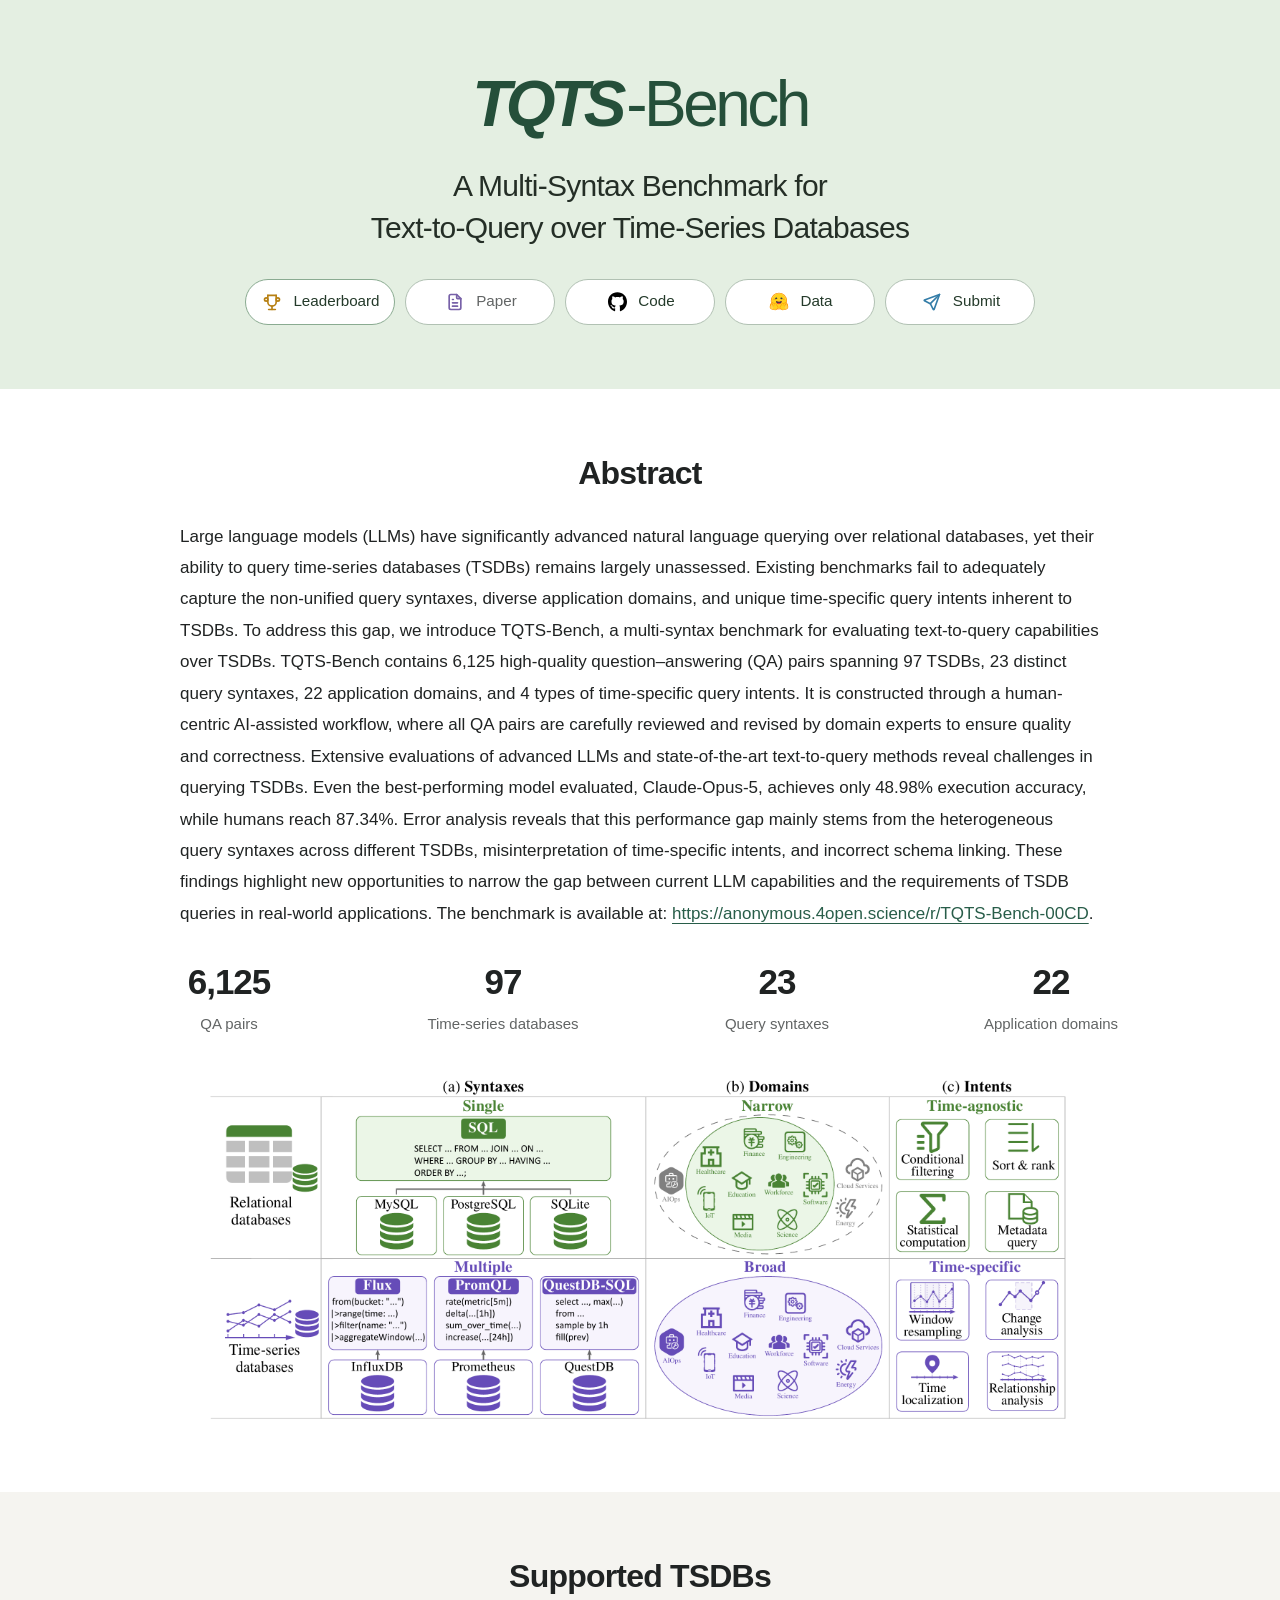
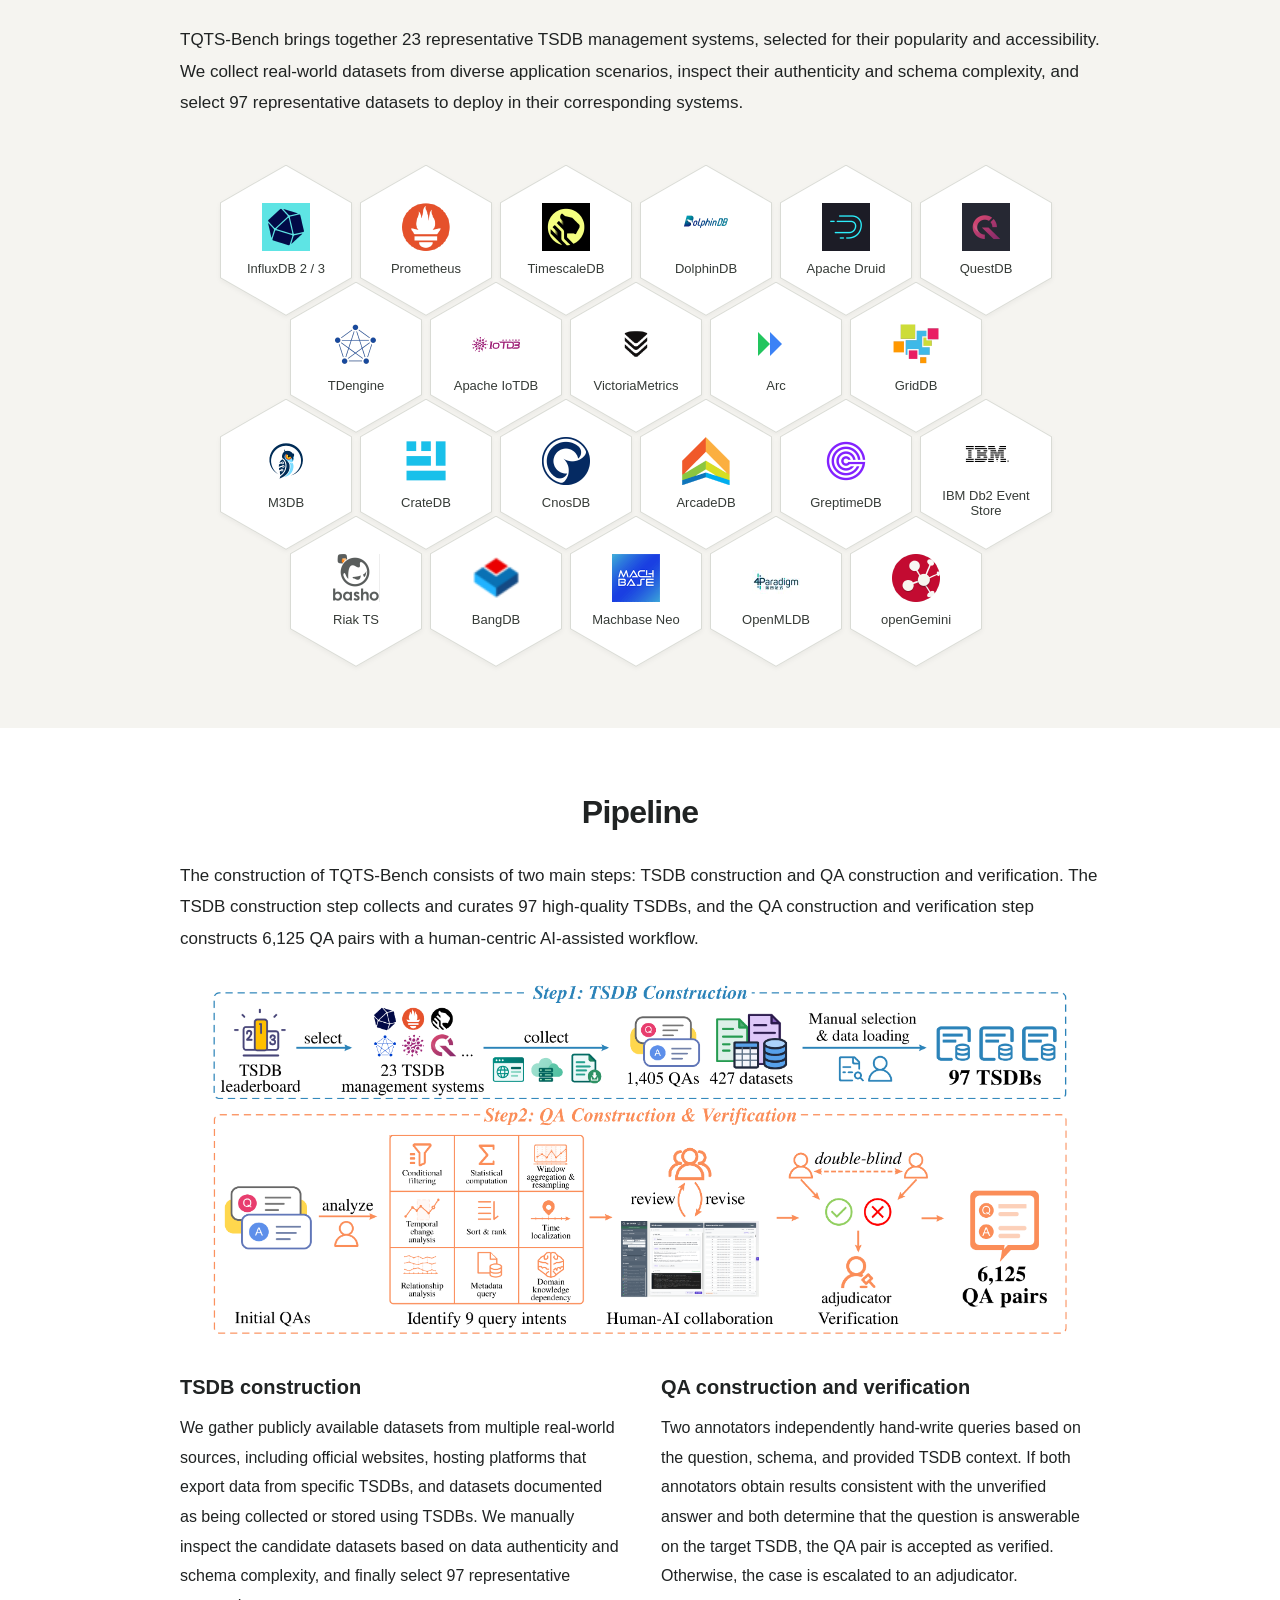
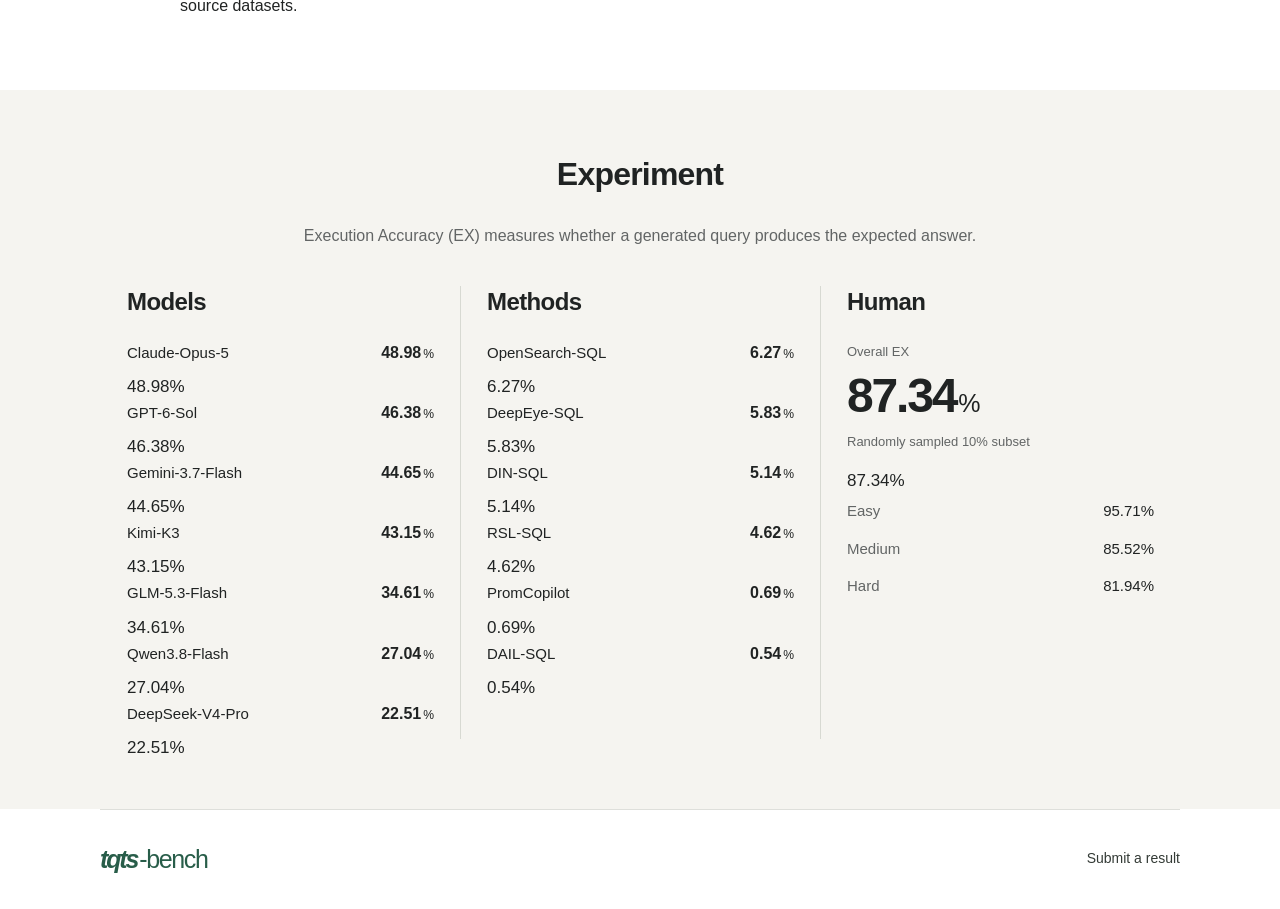
<file: index.html>
<!doctype html>
<html lang="en"><head><meta charset="utf-8"><meta name="viewport" content="width=device-width, initial-scale=1">
<meta name="robots" content="noindex, nofollow, noarchive"><meta name="referrer" content="no-referrer">
<meta http-equiv="Content-Security-Policy" content="default-src 'self'; script-src 'self'; style-src 'self'; img-src 'self'; font-src 'self'; connect-src 'self'; object-src 'none'; base-uri 'none'; form-action 'none'">
<meta name="color-scheme" content="light"><link rel="icon" href="database.svg" type="image/svg+xml"><link rel="stylesheet" href="styles.css?v=20261125-buttons">
<title>TQTS-Bench | A Multi-Syntax Benchmark</title><meta name="description" content="A multi-syntax benchmark for text-to-query over time-series databases: 6,125 QA pairs, 97 databases, and 23 query syntaxes."><link rel="stylesheet" href="experiment.css?v=20261125-human"></head><body>
<a class="skip-link" href="#overview">Skip to abstract</a><header class="hero" id="top"><div class="hero-copy container"><h1><span class="brand-tqts">TQTS</span><span class="brand-bench">-Bench</span></h1><p class="subtitle">A Multi-Syntax Benchmark for<br>Text-to-Query over Time-Series Databases</p><div class="resource-buttons"><a class="button primary" href="leaderboard.html"><img src="trophy-color.svg" class="icon" alt="" width="19" height="19">Leaderboard</a><button class="button paper-disabled" disabled aria-label="Paper unavailable during anonymous review"><img src="file-text-color.svg" class="icon" alt="" width="19" height="19">Paper</button><a class="button" href="https://anonymous.4open.science/r/TQTS-Bench-00CD" target="_blank" rel="noopener noreferrer"><img src="github.svg" class="icon" alt="" width="19" height="19">Code</a><a class="button" href="https://huggingface.co/datasets/TQTS-Bench/TQTS-Bench" target="_blank" rel="noopener noreferrer"><img src="huggingface.svg" class="icon" alt="" width="19" height="19">Data</a><a class="button" href="submit.html"><img src="send-color.svg" class="icon" alt="" width="19" height="19">Submit</a></div></div></header><main>
<section class="section" id="overview"><div class="container"><h2>Abstract</h2>
<div class="prose"><p>Large language models (LLMs) have significantly advanced natural language querying over relational databases, yet their ability to query time-series databases (TSDBs) remains largely unassessed. Existing benchmarks fail to adequately capture the non-unified query syntaxes, diverse application domains, and unique time-specific query intents inherent to TSDBs. To address this gap, we introduce TQTS-Bench, a multi-syntax benchmark for evaluating text-to-query capabilities over TSDBs. TQTS-Bench contains 6,125 high-quality question–answering (QA) pairs spanning 97 TSDBs, 23 distinct query syntaxes, 22 application domains, and 4 types of time-specific query intents. It is constructed through a human-centric AI-assisted workflow, where all QA pairs are carefully reviewed and revised by domain experts to ensure quality and correctness. Extensive evaluations of advanced LLMs and state-of-the-art text-to-query methods reveal challenges in querying TSDBs. Even the best-performing model evaluated, Claude-Opus-5, achieves only 48.98% execution accuracy, while humans reach 87.34%. Error analysis reveals that this performance gap mainly stems from the heterogeneous query syntaxes across different TSDBs, misinterpretation of time-specific intents, and incorrect schema linking. These findings highlight new opportunities to narrow the gap between current LLM capabilities and the requirements of TSDB queries in real-world applications. The benchmark is available at: <a href="https://anonymous.4open.science/r/TQTS-Bench-00CD" target="_blank" rel="noopener noreferrer">https://anonymous.4open.science/r/TQTS-Bench-00CD</a>.</p></div>
<dl class="facts"><div><dd>6,125</dd><dt>QA pairs</dt></div><div><dd>97</dd><dt>Time-series databases</dt></div><div><dd>23</dd><dt>Query syntaxes</dt></div><div><dd>22</dd><dt>Application domains</dt></div></dl>
<a class="figure-link" href="figure-1.png" target="_blank" rel="noopener noreferrer" aria-label="View the benchmark overview at full size"><img class="research-figure" src="figure-1.png" width="2400" height="970" alt="Relational and time-series databases differ in query syntaxes, application domains, and time-specific query intents." loading="lazy"></a></div></section>
<section class="section section-alt" id="supported-tsdbs"><div class="container"><h2>Supported TSDBs</h2><div class="prose"><p>TQTS-Bench brings together 23 representative TSDB management systems, selected for their popularity and accessibility. We collect real-world datasets from diverse application scenarios, inspect their authenticity and schema complexity, and select 97 representative datasets to deploy in their corresponding systems.</p></div><div class="honeycomb" aria-label="Supported time-series database systems"><a class="hex" href="https://www.influxdata.com/" target="_blank" rel="noopener noreferrer" aria-label="InfluxDB 2 / 3 official website or documentation, 17 TSDBs"><span class="hex-face"><img src="influxdb.png" alt="" width="50" height="50" loading="lazy"><span>InfluxDB 2 / 3</span></span></a>
<a class="hex" href="https://prometheus.io/" target="_blank" rel="noopener noreferrer" aria-label="Prometheus official website or documentation, 13 TSDBs"><span class="hex-face"><img src="prometheus.png" alt="" width="50" height="50" loading="lazy"><span>Prometheus</span></span></a>
<a class="hex" href="https://www.timescale.com/" target="_blank" rel="noopener noreferrer" aria-label="TimescaleDB official website or documentation, 8 TSDBs"><span class="hex-face"><img src="timescaledb.png" alt="" width="50" height="50" loading="lazy"><span>TimescaleDB</span></span></a>
<a class="hex" href="https://www.dolphindb.com/" target="_blank" rel="noopener noreferrer" aria-label="DolphinDB official website or documentation, 5 TSDBs"><span class="hex-face"><img src="dolphindb.png" alt="" width="50" height="50" loading="lazy"><span>DolphinDB</span></span></a>
<a class="hex" href="https://druid.apache.org/" target="_blank" rel="noopener noreferrer" aria-label="Apache Druid official website or documentation, 4 TSDBs"><span class="hex-face"><img src="druid.png" alt="" width="50" height="50" loading="lazy"><span>Apache Druid</span></span></a>
<a class="hex" href="https://questdb.com/" target="_blank" rel="noopener noreferrer" aria-label="QuestDB official website or documentation, 5 TSDBs"><span class="hex-face"><img src="questdb.png" alt="" width="50" height="50" loading="lazy"><span>QuestDB</span></span></a>
<a class="hex" href="https://tdengine.com/" target="_blank" rel="noopener noreferrer" aria-label="TDengine official website or documentation, 4 TSDBs"><span class="hex-face"><img src="tdengine.png" alt="" width="50" height="50" loading="lazy"><span>TDengine</span></span></a>
<a class="hex" href="https://iotdb.apache.org/" target="_blank" rel="noopener noreferrer" aria-label="Apache IoTDB official website or documentation, 4 TSDBs"><span class="hex-face"><img src="iotdb.png" alt="" width="50" height="50" loading="lazy"><span>Apache IoTDB</span></span></a>
<a class="hex" href="https://victoriametrics.com/" target="_blank" rel="noopener noreferrer" aria-label="VictoriaMetrics official website or documentation, 3 TSDBs"><span class="hex-face"><img src="victoriametrics.png" alt="" width="50" height="50" loading="lazy"><span>VictoriaMetrics</span></span></a>
<a class="hex" href="https://basekick.net/" target="_blank" rel="noopener noreferrer" aria-label="Arc official website or documentation, 2 TSDBs"><span class="hex-face"><img src="arc.svg" alt="" width="50" height="50" loading="lazy"><span>Arc</span></span></a>
<a class="hex" href="https://griddb.net/en/" target="_blank" rel="noopener noreferrer" aria-label="GridDB official website or documentation, 4 TSDBs"><span class="hex-face"><img src="griddb.png" alt="" width="50" height="50" loading="lazy"><span>GridDB</span></span></a>
<a class="hex" href="https://m3db.io/" target="_blank" rel="noopener noreferrer" aria-label="M3DB official website or documentation, 1 TSDB"><span class="hex-face"><img src="m3db.png" alt="" width="50" height="50" loading="lazy"><span>M3DB</span></span></a>
<a class="hex" href="https://cratedb.com/" target="_blank" rel="noopener noreferrer" aria-label="CrateDB official website or documentation, 4 TSDBs"><span class="hex-face"><img src="cratedb.png" alt="" width="50" height="50" loading="lazy"><span>CrateDB</span></span></a>
<a class="hex" href="https://www.cnosdb.com/" target="_blank" rel="noopener noreferrer" aria-label="CnosDB official website or documentation, 3 TSDBs"><span class="hex-face"><img src="cnosdb.png" alt="" width="50" height="50" loading="lazy"><span>CnosDB</span></span></a>
<a class="hex" href="https://arcadedb.com/" target="_blank" rel="noopener noreferrer" aria-label="ArcadeDB official website or documentation, 1 TSDB"><span class="hex-face"><img src="arcadedb.png" alt="" width="50" height="50" loading="lazy"><span>ArcadeDB</span></span></a>
<a class="hex" href="https://greptime.com/" target="_blank" rel="noopener noreferrer" aria-label="GreptimeDB official website or documentation, 1 TSDB"><span class="hex-face"><img src="greptimedb.png" alt="" width="50" height="50" loading="lazy"><span>GreptimeDB</span></span></a>
<a class="hex" href="https://www.ibm.com/docs/en/db2-event-store/2.0.0" target="_blank" rel="noopener noreferrer" aria-label="IBM Db2 Event Store official website or documentation, 4 TSDBs"><span class="hex-face"><img src="ibm.png" alt="" width="50" height="50" loading="lazy"><span>IBM Db2 Event Store</span></span></a>
<a class="hex" href="https://docs.riak.com/riak/ts/1.5.2/" target="_blank" rel="noopener noreferrer" aria-label="Riak TS official website or documentation, 2 TSDBs"><span class="hex-face"><img src="riak.png" alt="" width="50" height="50" loading="lazy"><span>Riak TS</span></span></a>
<a class="hex" href="https://bangdb.com/" target="_blank" rel="noopener noreferrer" aria-label="BangDB official website or documentation, 3 TSDBs"><span class="hex-face"><img src="bangdb.png" alt="" width="50" height="50" loading="lazy"><span>BangDB</span></span></a>
<a class="hex" href="https://www.machbase.com/" target="_blank" rel="noopener noreferrer" aria-label="Machbase Neo official website or documentation, 5 TSDBs"><span class="hex-face"><img src="machbase.png" alt="" width="50" height="50" loading="lazy"><span>Machbase Neo</span></span></a>
<a class="hex" href="https://github.com/4paradigm/OpenMLDB" target="_blank" rel="noopener noreferrer" aria-label="OpenMLDB official website or documentation, 3 TSDBs"><span class="hex-face"><img src="openmldb.png" alt="" width="50" height="50" loading="lazy"><span>OpenMLDB</span></span></a>
<a class="hex" href="https://opengemini.github.io/" target="_blank" rel="noopener noreferrer" aria-label="openGemini official website or documentation, 1 TSDB"><span class="hex-face"><img src="opengemini.png" alt="" width="50" height="50" loading="lazy"><span>openGemini</span></span></a></div></div></section>
<section class="section" id="pipeline"><div class="container"><h2>Pipeline</h2><div class="prose"><p>The construction of TQTS-Bench consists of two main steps: TSDB construction and QA construction and verification. The TSDB construction step collects and curates 97 high-quality TSDBs, and the QA construction and verification step constructs 6,125 QA pairs with a human-centric AI-assisted workflow.</p></div>
<a class="figure-link" href="pipeline.png" target="_blank" rel="noopener noreferrer" aria-label="View the construction pipeline at full size"><img class="research-figure" src="pipeline.png" width="2835" height="1171" loading="lazy" alt="Pipeline: select TSDB systems, collect 427 datasets and 1,405 seed QAs, curate 97 databases, identify nine intents, construct QA pairs with human-AI collaboration, and verify 6,125 pairs through independent review and adjudication."></a>
<div class="pipeline-copy"><div><h3>TSDB construction</h3><p>We gather publicly available datasets from multiple real-world sources, including official websites, hosting platforms that export data from specific TSDBs, and datasets documented as being collected or stored using TSDBs. We manually inspect the candidate datasets based on data authenticity and schema complexity, and finally select 97 representative source datasets.</p></div><div><h3>QA construction and verification</h3><p>Two annotators independently hand-write queries based on the question, schema, and provided TSDB context. If both annotators obtain results consistent with the unverified answer and both determine that the question is answerable on the target TSDB, the QA pair is accepted as verified. Otherwise, the case is escalated to an adjudicator.</p></div></div></div></section>
<section class="section section-alt experiment" id="experiment" aria-labelledby="experiment-title">
  <div class="container">
    <h2 id="experiment-title">Experiment</h2>
    <p class="experiment-intro">Execution Accuracy (EX) measures whether a generated query produces the expected answer.</p>
    <div class="experiment-grid">
      <article class="experiment-column" aria-labelledby="experiment-models">
        <header><h3 id="experiment-models">Models</h3></header>
        <ol class="experiment-results" aria-label="Model execution accuracy">
<li class="experiment-result">
  <div class="experiment-result-label"><span>Claude-Opus-5</span><output>48.98<span class="score-unit">%</span></output></div>
  <meter min="0" max="100" value="48.98" aria-label="Claude-Opus-5 overall execution accuracy">48.98%</meter>
</li>
<li class="experiment-result">
  <div class="experiment-result-label"><span>GPT-6-Sol</span><output>46.38<span class="score-unit">%</span></output></div>
  <meter min="0" max="100" value="46.38" aria-label="GPT-6-Sol overall execution accuracy">46.38%</meter>
</li>
<li class="experiment-result">
  <div class="experiment-result-label"><span>Gemini-3.7-Flash</span><output>44.65<span class="score-unit">%</span></output></div>
  <meter min="0" max="100" value="44.65" aria-label="Gemini-3.7-Flash overall execution accuracy">44.65%</meter>
</li>
<li class="experiment-result">
  <div class="experiment-result-label"><span>Kimi-K3</span><output>43.15<span class="score-unit">%</span></output></div>
  <meter min="0" max="100" value="43.15" aria-label="Kimi-K3 overall execution accuracy">43.15%</meter>
</li>
<li class="experiment-result">
  <div class="experiment-result-label"><span>GLM-5.3-Flash</span><output>34.61<span class="score-unit">%</span></output></div>
  <meter min="0" max="100" value="34.61" aria-label="GLM-5.3-Flash overall execution accuracy">34.61%</meter>
</li>
<li class="experiment-result">
  <div class="experiment-result-label"><span>Qwen3.8-Flash</span><output>27.04<span class="score-unit">%</span></output></div>
  <meter min="0" max="100" value="27.04" aria-label="Qwen3.8-Flash overall execution accuracy">27.04%</meter>
</li>
<li class="experiment-result">
  <div class="experiment-result-label"><span>DeepSeek-V4-Pro</span><output>22.51<span class="score-unit">%</span></output></div>
  <meter min="0" max="100" value="22.51" aria-label="DeepSeek-V4-Pro overall execution accuracy">22.51%</meter>
</li>
        </ol>
      </article>
      <article class="experiment-column" aria-labelledby="experiment-methods">
        <header><h3 id="experiment-methods">Methods</h3></header>
        <ol class="experiment-results" aria-label="Method execution accuracy">
<li class="experiment-result">
  <div class="experiment-result-label"><span>OpenSearch-SQL</span><output>6.27<span class="score-unit">%</span></output></div>
  <meter min="0" max="100" value="6.27" aria-label="OpenSearch-SQL overall execution accuracy">6.27%</meter>
</li>
<li class="experiment-result">
  <div class="experiment-result-label"><span>DeepEye-SQL</span><output>5.83<span class="score-unit">%</span></output></div>
  <meter min="0" max="100" value="5.83" aria-label="DeepEye-SQL overall execution accuracy">5.83%</meter>
</li>
<li class="experiment-result">
  <div class="experiment-result-label"><span>DIN-SQL</span><output>5.14<span class="score-unit">%</span></output></div>
  <meter min="0" max="100" value="5.14" aria-label="DIN-SQL overall execution accuracy">5.14%</meter>
</li>
<li class="experiment-result">
  <div class="experiment-result-label"><span>RSL-SQL</span><output>4.62<span class="score-unit">%</span></output></div>
  <meter min="0" max="100" value="4.62" aria-label="RSL-SQL overall execution accuracy">4.62%</meter>
</li>
<li class="experiment-result">
  <div class="experiment-result-label"><span>PromCopilot</span><output>0.69<span class="score-unit">%</span></output></div>
  <meter min="0" max="100" value="0.69" aria-label="PromCopilot overall execution accuracy">0.69%</meter>
</li>
<li class="experiment-result">
  <div class="experiment-result-label"><span>DAIL-SQL</span><output>0.54<span class="score-unit">%</span></output></div>
  <meter min="0" max="100" value="0.54" aria-label="DAIL-SQL overall execution accuracy">0.54%</meter>
</li>
        </ol>
      </article>
      <article class="experiment-column experiment-human" aria-labelledby="experiment-human">
        <header><h3 id="experiment-human">Human</h3></header>
        <div class="human-result">
          <span class="human-metric">Overall EX</span>
          <output>87.34<span class="score-unit">%</span></output>
          <p class="human-sample">Randomly sampled 10% subset</p>
          <meter min="0" max="100" value="87.34" aria-label="Human overall execution accuracy">87.34%</meter>
        </div>
        <dl class="human-breakdown" aria-label="Human execution accuracy by difficulty">
          <div><dt>Easy</dt><dd>95.71%</dd></div>
          <div><dt>Medium</dt><dd>85.52%</dd></div>
          <div><dt>Hard</dt><dd>81.94%</dd></div>
        </dl>
      </article>
    </div>
  </div>
</section>
</main><footer class="site-footer container"><a class="footer-brand" href="index.html" aria-label="TQTS-Bench home"><span class="brand-tqts">tqts</span><span class="brand-bench">-bench</span></a><a href="submit.html">Submit a result</a></footer></body></html>
</file>
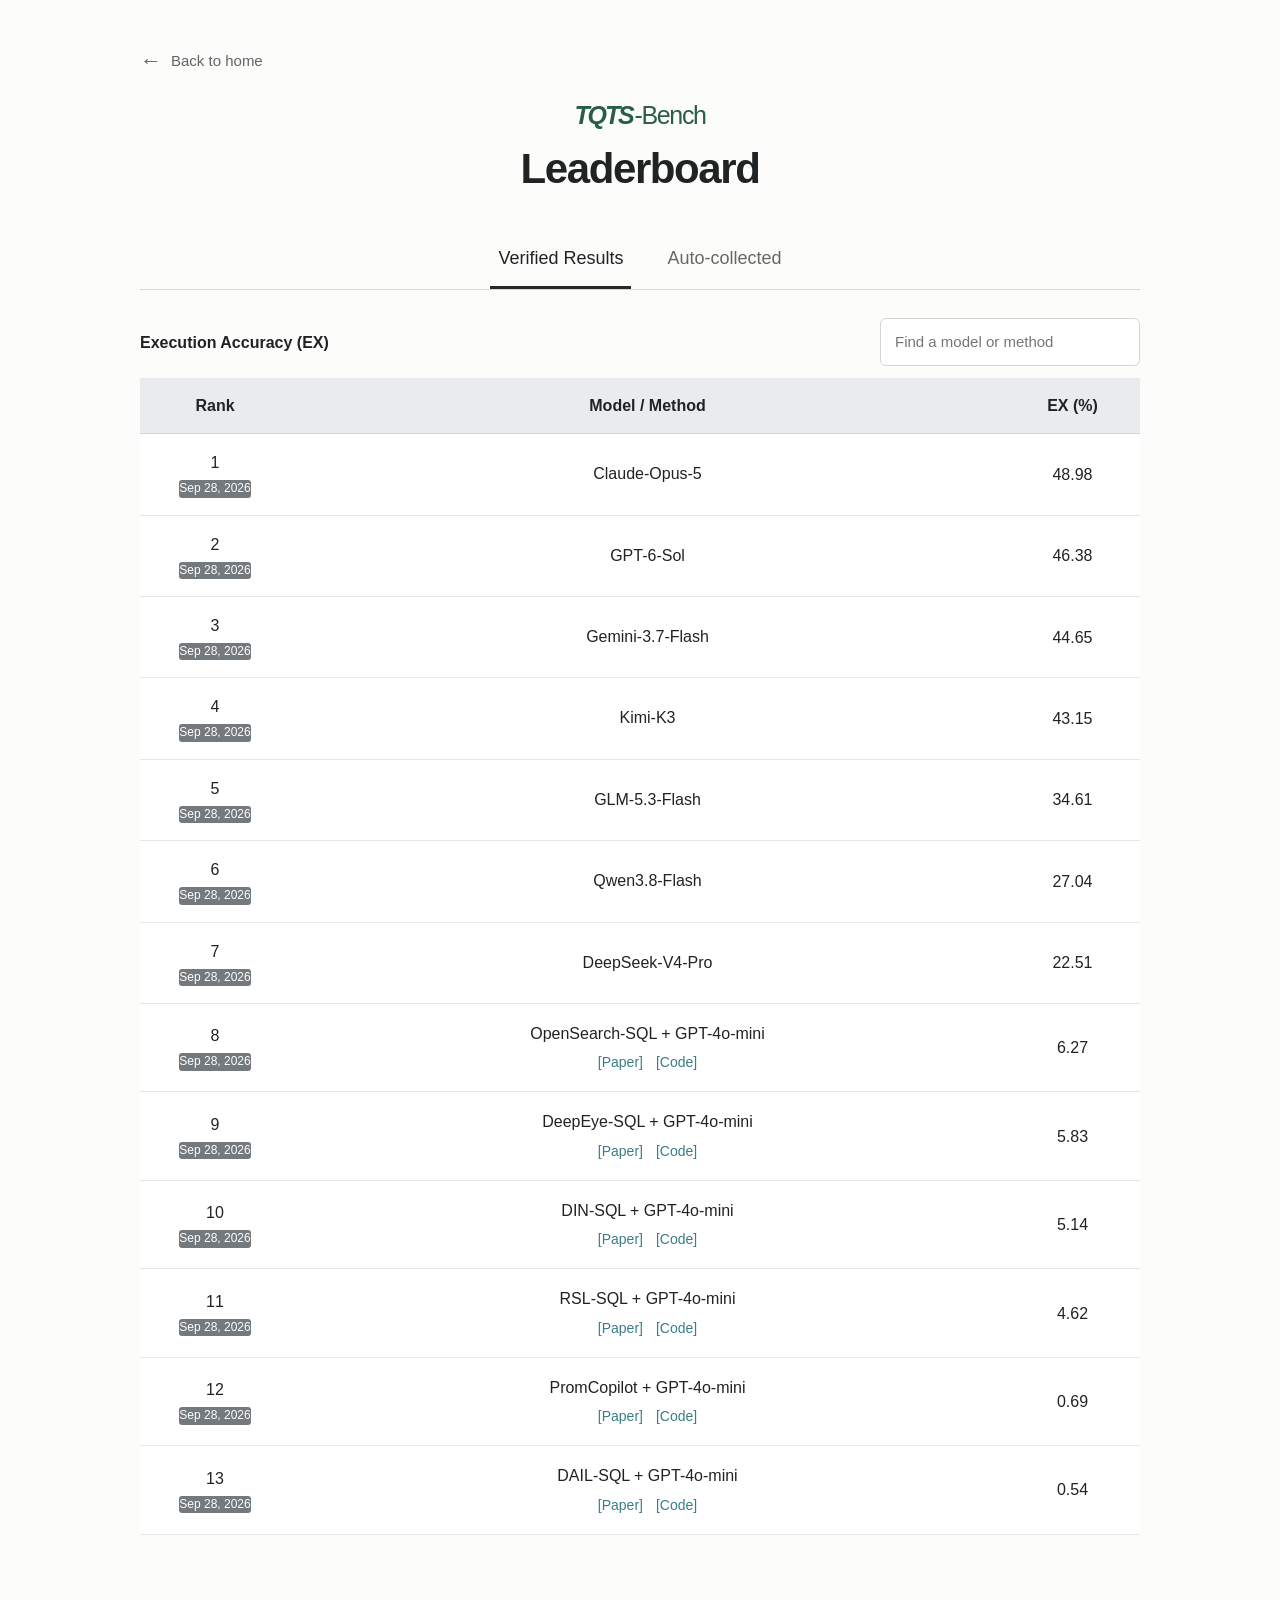
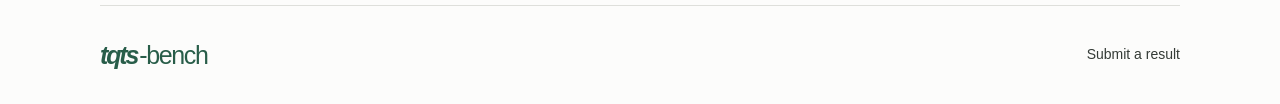
<file: leaderboard.html>
<!doctype html>
<html lang="en"><head><meta charset="utf-8"><meta name="viewport" content="width=device-width, initial-scale=1">
<meta name="robots" content="noindex, nofollow, noarchive"><meta name="referrer" content="no-referrer">
<meta http-equiv="Content-Security-Policy" content="default-src 'self'; script-src 'self'; style-src 'self'; img-src 'self'; font-src 'self'; connect-src 'self'; object-src 'none'; base-uri 'none'; form-action 'none'">
<meta name="color-scheme" content="light"><link rel="icon" href="database.svg" type="image/svg+xml"><link rel="stylesheet" href="styles.css">
<title>TQTS-Bench | Leaderboard</title><script src="discovery.js" defer></script><script src="app.js" defer></script></head><body class="board-page"><a class="skip-link" href="#leaderboard">Skip to leaderboard</a>
<main id="leaderboard" class="board container"><a class="back-home" href="index.html"><span aria-hidden="true">←</span> Back to home</a><div class="board-title"><h1><span class="title-brand"><span class="brand-tqts">TQTS</span><span class="brand-bench">-Bench</span></span><span class="page-title">Leaderboard</span></h1></div>
<div class="view-switch" role="tablist" aria-label="Leaderboard content"><button role="tab" id="view-verified" aria-selected="true" aria-controls="verified-panel">Verified Results</button><button role="tab" id="view-auto" aria-selected="false" aria-controls="auto-panel" tabindex="-1">Auto-collected</button></div>
<section id="verified-panel" role="tabpanel" aria-labelledby="view-verified"><div class="board-toolbar"><p><strong>Execution Accuracy (EX)</strong></p><label class="search-field"><span class="sr-only">Find a model or method</span><input id="search" type="search" placeholder="Find a model or method" autocomplete="off"></label></div>
<div class="table-scroll"><table class="results-table"><caption class="sr-only">Verified execution accuracy on TQTS-Bench, ordered from highest to lowest.</caption><thead><tr><th scope="col">Rank</th><th scope="col">Model / Method</th><th scope="col" aria-sort="descending">EX (%)</th></tr></thead><tbody><tr data-name="claude-opus-5" data-type="model"><td class="rank">1<time datetime="2026-09-28" title="Initial leaderboard publication date">Sep 28, 2026</time></td><td class="entry-name">Claude-Opus-5</td><td class="score">48.98</td></tr><tr data-name="gpt-6-sol" data-type="model"><td class="rank">2<time datetime="2026-09-28" title="Initial leaderboard publication date">Sep 28, 2026</time></td><td class="entry-name">GPT-6-Sol</td><td class="score">46.38</td></tr><tr data-name="gemini-3.7-flash" data-type="model"><td class="rank">3<time datetime="2026-09-28" title="Initial leaderboard publication date">Sep 28, 2026</time></td><td class="entry-name">Gemini-3.7-Flash</td><td class="score">44.65</td></tr><tr data-name="kimi-k3" data-type="model"><td class="rank">4<time datetime="2026-09-28" title="Initial leaderboard publication date">Sep 28, 2026</time></td><td class="entry-name">Kimi-K3</td><td class="score">43.15</td></tr><tr data-name="glm-5.3-flash" data-type="model"><td class="rank">5<time datetime="2026-09-28" title="Initial leaderboard publication date">Sep 28, 2026</time></td><td class="entry-name">GLM-5.3-Flash</td><td class="score">34.61</td></tr><tr data-name="qwen3.8-flash" data-type="model"><td class="rank">6<time datetime="2026-09-28" title="Initial leaderboard publication date">Sep 28, 2026</time></td><td class="entry-name">Qwen3.8-Flash</td><td class="score">27.04</td></tr><tr data-name="deepseek-v4-pro" data-type="model"><td class="rank">7<time datetime="2026-09-28" title="Initial leaderboard publication date">Sep 28, 2026</time></td><td class="entry-name">DeepSeek-V4-Pro</td><td class="score">22.51</td></tr><tr data-name="opensearch-sql + gpt-4o-mini" data-type="method"><td class="rank">8<time datetime="2026-09-28" title="Initial leaderboard publication date">Sep 28, 2026</time></td><td class="entry-name">OpenSearch-SQL + GPT-4o-mini<div class="entry-links"><a href="https://doi.org/10.1145/3725331" target="_blank" rel="noopener noreferrer">[Paper]</a><a href="https://github.com/OpenSearch-AI/OpenSearch-SQL#readme" target="_blank" rel="noopener noreferrer">[Code]</a></div></td><td class="score">6.27</td></tr><tr data-name="deepeye-sql + gpt-4o-mini" data-type="method"><td class="rank">9<time datetime="2026-09-28" title="Initial leaderboard publication date">Sep 28, 2026</time></td><td class="entry-name">DeepEye-SQL + GPT-4o-mini<div class="entry-links"><a href="https://doi.org/10.1145/3802035" target="_blank" rel="noopener noreferrer">[Paper]</a><a href="https://github.com/HKUSTDial/DeepEye-SQL#readme" target="_blank" rel="noopener noreferrer">[Code]</a></div></td><td class="score">5.83</td></tr><tr data-name="din-sql + gpt-4o-mini" data-type="method"><td class="rank">10<time datetime="2026-09-28" title="Initial leaderboard publication date">Sep 28, 2026</time></td><td class="entry-name">DIN-SQL + GPT-4o-mini<div class="entry-links"><a href="https://doi.org/10.52202/075280-1577" target="_blank" rel="noopener noreferrer">[Paper]</a><a href="https://github.com/MohammadrezaPourreza/Few-shot-NL2SQL-with-prompting#readme" target="_blank" rel="noopener noreferrer">[Code]</a></div></td><td class="score">5.14</td></tr><tr data-name="rsl-sql + gpt-4o-mini" data-type="method"><td class="rank">11<time datetime="2026-09-28" title="Initial leaderboard publication date">Sep 28, 2026</time></td><td class="entry-name">RSL-SQL + GPT-4o-mini<div class="entry-links"><a href="https://doi.org/10.48550/arXiv.2411.00073" target="_blank" rel="noopener noreferrer">[Paper]</a><a href="https://github.com/Laqcce-cao/RSL-SQL#readme" target="_blank" rel="noopener noreferrer">[Code]</a></div></td><td class="score">4.62</td></tr><tr data-name="promcopilot + gpt-4o-mini" data-type="method"><td class="rank">12<time datetime="2026-09-28" title="Initial leaderboard publication date">Sep 28, 2026</time></td><td class="entry-name">PromCopilot + GPT-4o-mini<div class="entry-links"><a href="https://doi.org/10.1145/3797910" target="_blank" rel="noopener noreferrer">[Paper]</a><a href="https://github.com/FudanSELab/PromCopilot#readme" target="_blank" rel="noopener noreferrer">[Code]</a></div></td><td class="score">0.69</td></tr><tr data-name="dail-sql + gpt-4o-mini" data-type="method"><td class="rank">13<time datetime="2026-09-28" title="Initial leaderboard publication date">Sep 28, 2026</time></td><td class="entry-name">DAIL-SQL + GPT-4o-mini<div class="entry-links"><a href="https://doi.org/10.14778/3641204.3641221" target="_blank" rel="noopener noreferrer">[Paper]</a><a href="https://github.com/BeachWang/DAIL-SQL#readme" target="_blank" rel="noopener noreferrer">[Code]</a></div></td><td class="score">0.54</td></tr></tbody></table></div><p id="search-empty" hidden role="status">No matching models or methods.</p></section>
<section id="auto-panel" role="tabpanel" aria-labelledby="view-auto" hidden><div class="papers-heading"><h2>Papers using TQTS-Bench</h2><p>Research that cites TQTS-Bench or evaluates on the benchmark. Paper and code links are collected automatically.</p></div><p id="sync-status" class="sync-status" role="status"></p><div id="paper-list"></div><noscript>Enable JavaScript to view the collected papers.</noscript></section></main><footer class="site-footer container"><a class="footer-brand" href="index.html" aria-label="TQTS-Bench home"><span class="brand-tqts">tqts</span><span class="brand-bench">-bench</span></a><a href="submit.html">Submit a result</a></footer></body></html>
</file>
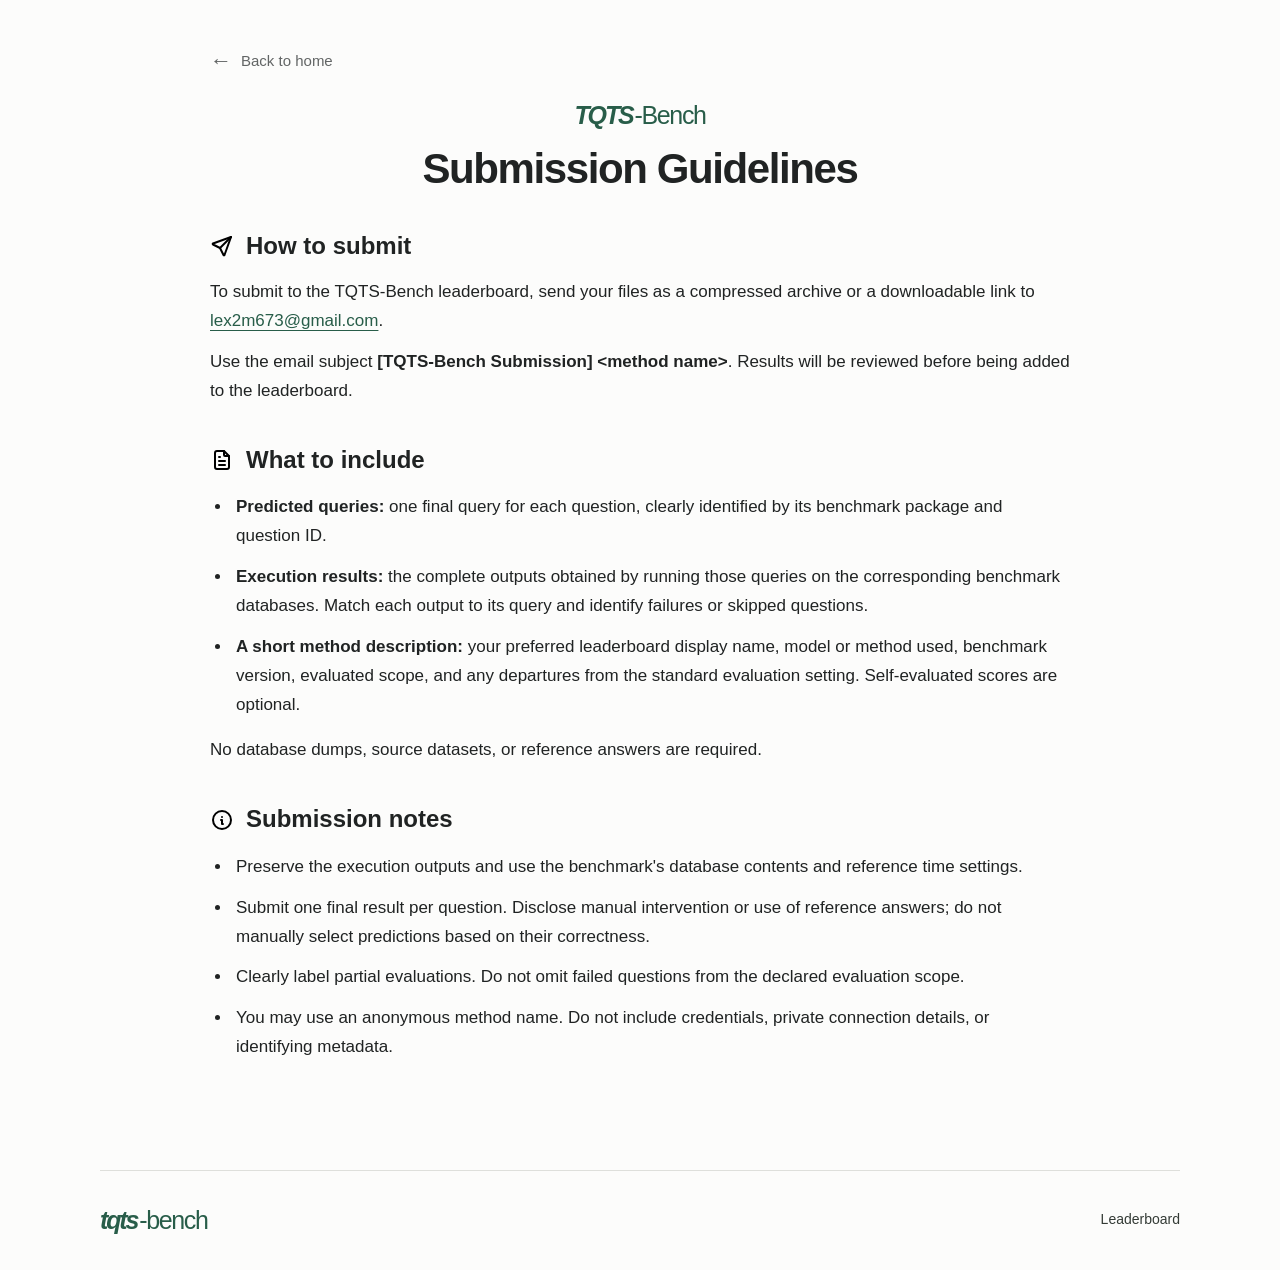
<file: submit.html>
<!doctype html>
<html lang="en">
<head>
  <meta charset="utf-8">
  <meta name="viewport" content="width=device-width, initial-scale=1">
  <meta name="robots" content="noindex, nofollow, noarchive">
  <meta name="referrer" content="no-referrer">
  <meta http-equiv="Content-Security-Policy" content="default-src 'self'; script-src 'none'; style-src 'self'; img-src 'self'; font-src 'self'; connect-src 'none'; object-src 'none'; base-uri 'none'; form-action 'none'">
  <meta name="description" content="Submit predicted queries and database execution results to the TQTS-Bench leaderboard.">
  <meta name="color-scheme" content="light">
  <title>TQTS-Bench | Submission Guidelines</title>
  <link rel="icon" href="database.svg" type="image/svg+xml">
  <link rel="stylesheet" href="styles.css">
  <link rel="stylesheet" href="submit.css">
</head>
<body class="board-page">
  <a class="skip-link" href="#guidelines">Skip to submission guidelines</a>
<main id="guidelines" class="board submission-content container"><a class="back-home" href="index.html"><span aria-hidden="true">←</span> Back to home</a><div class="board-title"><h1><span class="title-brand"><span class="brand-tqts">TQTS</span><span class="brand-bench">-Bench</span></span><span class="page-title">Submission Guidelines</span></h1></div>
    <section aria-labelledby="submit-title">
      <h2 id="submit-title"><img class="icon" src="send.svg" alt="" width="24" height="24">How to submit</h2>
      <p>To submit to the TQTS-Bench leaderboard, send your files as a compressed archive or a downloadable link to <a href="mailto:lex2m673@gmail.com">lex2m673@gmail.com</a>.</p>
      <p>Use the email subject <strong>[TQTS-Bench Submission] &lt;method name&gt;</strong>. Results will be reviewed before being added to the leaderboard.</p>
    </section>
    <section aria-labelledby="files-title">
      <h2 id="files-title"><img class="icon" src="file-text.svg" alt="" width="24" height="24">What to include</h2>
      <ul>
        <li><strong>Predicted queries:</strong> one final query for each question, clearly identified by its benchmark package and question ID.</li>
        <li><strong>Execution results:</strong> the complete outputs obtained by running those queries on the corresponding benchmark databases. Match each output to its query and identify failures or skipped questions.</li>
        <li><strong>A short method description:</strong> your preferred leaderboard display name, model or method used, benchmark version, evaluated scope, and any departures from the standard evaluation setting. Self-evaluated scores are optional.</li>
      </ul>
      <p>No database dumps, source datasets, or reference answers are required.</p>
    </section>
    <section aria-labelledby="notes-title">
      <h2 id="notes-title"><img class="icon" src="info-circle.svg" alt="" width="24" height="24">Submission notes</h2>
      <ul>
        <li>Preserve the execution outputs and use the benchmark's database contents and reference time settings.</li>
        <li>Submit one final result per question. Disclose manual intervention or use of reference answers; do not manually select predictions based on their correctness.</li>
        <li>Clearly label partial evaluations. Do not omit failed questions from the declared evaluation scope.</li>
        <li>You may use an anonymous method name. Do not include credentials, private connection details, or identifying metadata.</li>
      </ul>
    </section>
  </main>
  <footer class="site-footer container"><a class="footer-brand" href="index.html" aria-label="TQTS-Bench home"><span class="brand-tqts">tqts</span><span class="brand-bench">-bench</span></a><a href="leaderboard.html">Leaderboard</a></footer>
</body>
</html>
</file>
<file: styles.css>
/* Research homepage: restrained typography, user-requested light surfaces.
   DESIGN_VARIANCE: 4; MOTION_INTENSITY: 2; VISUAL_DENSITY: 4. */
:root{color-scheme:light;--text:#202323;--muted:#626565;--line:#dedfdb;--soft:#f5f4f0;--hero:#e4efe2;--accent:#285d49}
*{box-sizing:border-box}body{margin:0;color:var(--text);background:#fff;font-family:Arial,Helvetica,sans-serif;font-size:17px;line-height:1.7;-webkit-font-smoothing:antialiased}h1,h2,h3,p{margin-top:0}a{color:var(--accent);text-underline-offset:4px}button,input{font:inherit}button,a,input{-webkit-tap-highlight-color:transparent}button{cursor:pointer}[hidden]{display:none!important}:focus-visible{outline:3px solid #28684b;outline-offset:5px}img{max-width:100%}.container{width:min(1080px,calc(100% - 64px));margin-inline:auto}.sr-only{position:absolute;width:1px;height:1px;overflow:hidden;clip:rect(0,0,0,0);white-space:nowrap}.skip-link{position:fixed;top:10px;left:10px;z-index:10;background:white;padding:10px 20px;transform:translateY(-180%)}.skip-link:focus{transform:none}.icon{flex-shrink:0;vertical-align:middle}.hero{background:var(--hero)}.hero-copy{text-align:center;padding:68px 0 64px}.hero h1{font-size:64px;line-height:1.15;font-weight:600;letter-spacing:-1px;margin-bottom:23px;color:#254f3a}.brand-tqts{font-family:"Arial Black",Arial,sans-serif;font-style:italic;font-weight:900;letter-spacing:-.085em;display:inline-block;padding-right:.08em}.brand-bench{font-weight:500;letter-spacing:-.055em}.subtitle{font-size:30px;line-height:1.4;font-weight:500;letter-spacing:-.025em;color:#242e26;margin-bottom:30px}.resource-buttons{display:flex;justify-content:center;gap:10px;flex-wrap:wrap}.button{display:inline-flex;align-items:center;justify-content:center;gap:9px;min-height:45px;padding:8px 21px;border:1px solid #b1c1b3;border-radius:24px;background:#fff;color:#243a2a;font-size:15.2px;line-height:1.6;text-decoration:none;font-weight:500;transition:background .18s,transform .18s}.button:not(:disabled):hover{background:white;transform:translateY(-2px)}.button.primary{border-color:#8aab91}.resource-buttons .button{width:150px;height:46px;flex:0 0 150px;padding:8px 12px;white-space:nowrap}.resource-buttons .icon{width:24px;height:24px;padding:2px;background:#fff;border-radius:4px;object-fit:contain}.button.paper-disabled{background:#fff;color:#626565;border-color:#b1c1b3;opacity:1;cursor:default;transform:none;pointer-events:none;transition:none}.section{padding:64px 0 70px}.section-alt{background:var(--soft)}.section h2{text-align:center;font-size:32px;letter-spacing:-.025em;line-height:1.25;margin-bottom:28px;color:#202323}.prose{max-width:920px;margin:auto}.prose p{margin-bottom:16px;line-height:1.85}.prose strong{font-weight:600}.facts{display:grid;grid-template-columns:repeat(4,1fr);margin:32px 0 38px;text-align:center;gap:16px}.facts dd{font-size:35px;font-weight:600;line-height:1.2;margin:0 0 8px;letter-spacing:-1px}.facts dt{font-size:15px;color:#626565}.figure-link{display:block;width:min(860px,94%);margin:30px auto 0}.research-figure{display:block;width:100%;height:auto}.pipeline-copy{display:grid;grid-template-columns:1fr 1fr;gap:42px;margin:34px auto 0;max-width:920px}.pipeline-copy h3{font-size:20px;line-height:1.4;margin-bottom:12px}.pipeline-copy p{font-size:16px;line-height:1.85;margin-bottom:0}
/* Upright point-top hexagons, staggered rows; no rotated logo content. */
.honeycomb{--hex:132px;display:grid;grid-template-columns:repeat(12,calc(var(--hex)/2 + 4px));grid-auto-rows:117px;justify-content:center;margin:40px auto 0;padding:6px 0 25px}.hex{position:relative;grid-column:span 2;width:var(--hex);height:151px;text-decoration:none;filter:drop-shadow(0 2px 2px #0000000b);transition:transform .2s;z-index:0}.hex:nth-child(11n+7){grid-column:2 / span 2}.hex-face{position:absolute;inset:0;display:flex;flex-direction:column;align-items:center;justify-content:center;gap:10px;background:#d9dbd5;clip-path:polygon(50% 0,100% 25%,100% 75%,50% 100%,0 75%,0 25%)}.hex-face:before{content:"";position:absolute;inset:1px;background:#fff;clip-path:inherit;z-index:-1}.hex img{object-fit:contain;width:48px;height:48px}.hex-face>span{font-size:13px;color:#363b37;line-height:1.2;max-width:115px;text-align:center}.hex:hover,.hex:focus-visible{transform:scale(1.14);z-index:2}.hex:hover .hex-face{background:#656a61}.hex:focus-visible{outline:none;filter:drop-shadow(0 0 3px #204c34)}
.site-footer{display:flex;align-items:center;justify-content:space-between;gap:20px;padding-block:28px;border-top:1px solid var(--line);font-size:14px;color:var(--muted)}.site-footer>a{color:#343b36;text-decoration:none}.board-page{background:#fcfcfb}.board{max-width:1000px;padding:48px 0 70px}.board-title{text-align:center;margin-bottom:36px}.board-title h1{margin:0;line-height:1.2}.title-brand{display:block;font-size:25px;color:var(--accent);margin-bottom:14px}.page-title{display:block;font-size:42px;letter-spacing:-1.4px;font-weight:600}.back-home{display:inline-flex;align-items:center;gap:9px;color:var(--muted);text-decoration:none;font-size:15px;margin-bottom:26px}.back-home:hover{color:var(--accent)}.back-home span{font-size:22px;line-height:1}.site-footer .footer-brand{color:var(--accent);font-size:25px;white-space:nowrap}.site-footer .footer-brand span{width:auto;order:initial}.board-title p{color:var(--muted);font-size:18px}.view-switch{display:flex;justify-content:center;border-bottom:1px solid #d6d8d4;margin-bottom:28px;gap:28px}.view-switch button{padding:13px 8px;border:none;border-bottom:3px solid transparent;background:none;color:#656867;font-size:18px}.view-switch button[aria-selected=true]{border-bottom-color:#242c26;color:#202323}.view-switch button:hover{color:#202323}.board-toolbar{display:flex;align-items:center;justify-content:space-between;gap:20px;margin-bottom:12px}.board-toolbar p{margin:0;font-size:16px}.board-toolbar strong{display:block;font-weight:600}.board-toolbar p span{font-size:14px;color:var(--muted)}.search-field input{border:1px solid #d3d6d1;border-radius:6px;padding:10px 14px;background:white;width:260px;font-size:15px}.table-note{font-size:14px;color:var(--muted);margin:14px 0}.table-scroll{overflow-x:auto}.results-table{border-collapse:collapse;width:100%;font-size:16px;background:#fff;table-layout:fixed}.results-table th{background:#e9ebec;color:#202323;font-weight:600;padding:14px 12px;text-align:center;border-bottom:1px solid #d4d6d7}.results-table th:first-child{width:150px}.results-table th:last-child{width:135px}.results-table td{border-bottom:1px solid #e7e7e7;padding:17px 12px;text-align:center;vertical-align:middle}.results-table .entry-name{font-size:16px;font-weight:400;line-height:1.65}.results-table .score{font-size:16px;font-weight:500;font-variant-numeric:tabular-nums}.rank{color:#202323;font-size:16px;line-height:1.5}.rank time{display:table;background:#73797d;color:white;font-size:12px;line-height:1.45;border-radius:3px;margin:5px auto 0;padding:1px 6px;font-weight:400;white-space:nowrap}.entry-links{display:flex;justify-content:center;gap:13px;font-size:14px;margin-top:4px}.entry-links a{color:#397e87;text-decoration:none}.entry-links a:hover{text-decoration:underline}.papers-heading{max-width:790px}.papers-heading h2{font-size:25px;margin:0 0 10px}.papers-heading p{font-size:16px;color:var(--muted)}.sync-status{font-size:14px;background:#eeefec;padding:11px 16px;border-radius:4px}.paper-entry{padding:24px 0;border-bottom:1px solid var(--line)}.paper-entry h3{font-size:19px;font-weight:500;margin:8px 0}.paper-entry time{font-size:13px;background:#e8e9e6;padding:3px 7px;border-radius:3px}.paper-entry p{font-size:15px;color:var(--muted)}.paper-entry .entry-links{justify-content:flex-start}.empty-state{padding:55px 20px;text-align:center;border:1px solid var(--line);background:white;margin:24px 0}.empty-state h3{font-size:20px;font-weight:500}.empty-state p{font-size:16px;color:var(--muted);max-width:620px;margin:0 auto}
@media(max-width:900px){.honeycomb{--hex:116px;grid-template-columns:repeat(10,calc(var(--hex)/2 + 4px));grid-auto-rows:103px}.hex{height:133px}.hex:nth-child(11n+7){grid-column:span 2}.hex:nth-child(9n+6){grid-column:2 / span 2}.hex:nth-child(n+18),.hex:nth-child(n+18):hover,.hex:nth-child(n+18):focus-visible{transform:none}.hex:nth-child(n+18):hover{transform:scale(1.14)}.hex-face>span{font-size:12px;max-width:95px}}
@media(max-width:640px){body{font-size:16px}.container{width:calc(100% - 36px)}.hero-copy{padding:48px 0}.hero h1{font-size:48px}.subtitle{font-size:24px}.resource-buttons{gap:9px;max-width:380px;margin:auto}.button{padding:8px 17px}.section{padding:44px 0}.section h2{font-size:28px}.facts{grid-template-columns:1fr 1fr;gap:24px;margin:28px 0}.facts dd{font-size:30px}.facts dt{font-size:14px}.pipeline-copy{grid-template-columns:1fr;gap:24px}.honeycomb{--hex:96px;grid-template-columns:repeat(6,calc(var(--hex)/2 + 3px));grid-auto-rows:86px;padding-bottom:27px;margin-top:30px}.hex{height:111px}.hex:nth-child(9n+6){grid-column:span 2}.hex:nth-child(5n+4){grid-column:2 / span 2}.hex img{width:36px;height:36px}.hex-face{gap:6px}.hex-face>span{font-size:11px;max-width:84px}.hex:last-child{grid-column:4 / span 2}.site-footer{flex-wrap:wrap;justify-content:center;text-align:center;font-size:13px;gap:10px}.site-footer span{width:100%;order:3}.board{padding-top:32px}.page-title{font-size:34px}.title-brand{font-size:23px}.board-title p{font-size:16px}.view-switch{gap:20px}.view-switch button{font-size:16px;padding:12px 3px}.board-toolbar{align-items:flex-start;flex-direction:column;gap:14px}.search-field,.search-field input{width:100%}.results-table{font-size:14px;min-width:310px}.results-table th:first-child{width:91px}.results-table th:last-child{width:65px}.results-table th{font-size:14px;padding:12px 5px}.results-table td{padding:15px 5px}.results-table .entry-name,.results-table .score{font-size:14px}.rank time{font-size:10px;padding:1px 3px}.entry-links{font-size:13px}.table-note{font-size:13px}.papers-heading h2{font-size:23px}}
@media(prefers-reduced-motion:reduce){*{transition:none!important;scroll-behavior:auto!important}}
</file>
<file: experiment.css>
/* Paper results: three comparable columns, a shared 0–100 scale, no animation.
   Existing design retained: variance 4, motion 2, density 4. */
.experiment-intro{max-width:760px;text-align:center;margin:0 auto 36px;color:var(--muted);font-size:16px;line-height:1.7}
.experiment-grid{display:grid;grid-template-columns:repeat(3,minmax(0,1fr));gap:0}
.experiment-column{min-width:0;padding-inline:26px;border-left:1px solid transparent}
.experiment-column + .experiment-column{border-left-color:#d7d9d2}
.experiment-column header{margin-bottom:24px}
.experiment-column h3{font-size:24px;line-height:1.3;letter-spacing:-.025em;margin:0 0 6px;color:var(--text)}
.experiment-results{padding:0;margin:0;list-style:none;display:grid;gap:23px}
.experiment-result-label{display:flex;justify-content:space-between;align-items:baseline;gap:9px;font-size:15px;line-height:1.45}
.experiment-result-label > span{min-width:0;overflow-wrap:anywhere}
.experiment-result output{flex-shrink:0;font-size:16px;font-weight:600;font-variant-numeric:tabular-nums}
.experiment .score-unit{font-size:.76em;margin-left:2px;font-weight:400}
.experiment meter{display:block;width:100%;height:5px;margin-top:9px;border:0;border-radius:0;background:transparent;appearance:none;-webkit-appearance:none}
.experiment meter::-webkit-meter-bar{height:5px;background:transparent;border:0;border-radius:0;box-shadow:none}
.experiment meter::-webkit-meter-optimum-value{background:#666e68;border-radius:0}
.experiment meter::-moz-meter-bar{background:#666e68;border-radius:0}
.human-result{padding-top:0}
.human-metric{display:block;font-size:13px;color:var(--muted);margin-bottom:4px}
.human-result output{display:block;font-size:48px;line-height:1.2;letter-spacing:-.045em;font-weight:600;font-variant-numeric:tabular-nums}
.human-result .score-unit{font-size:25px;letter-spacing:0}
.human-sample{font-size:13px;line-height:1.6;margin:8px 0 0;color:var(--muted)}
.human-result meter{margin-top:14px}
.human-breakdown{margin:28px 0 24px;display:grid;gap:15px}
.human-breakdown > div{display:flex;justify-content:space-between;gap:16px;font-size:15px;line-height:1.5}
.human-breakdown dt{color:var(--muted)}
.human-breakdown dd{margin:0;font-variant-numeric:tabular-nums}
@media(max-width:1050px){.experiment-column{padding-inline:18px}.experiment-result-label{font-size:14px}}
@media(max-width:760px){.experiment-grid{grid-template-columns:1fr;gap:32px;max-width:500px;margin-inline:auto}.experiment-column{padding:0;border-left:0}.experiment-column + .experiment-column{padding:28px 0 0;border-left:0;border-top:1px solid #d7d9d2}.experiment-column header{margin-bottom:22px}.experiment-results{gap:20px}.experiment-result-label{font-size:16px}.experiment-column h3{font-size:23px}}
</file>
<file: submit.css>
/* Submission content uses the shared leaderboard page heading. */
.submission-content { max-width:860px; padding-top:48px; }
.submission-content section { margin-bottom:38px; }
.submission-content h2 { display:flex; align-items:center; gap:12px; font-size:24px; line-height:1.35; margin:0 0 16px; }
.submission-content p { margin:12px 0; }
.submission-content code { font-size:.9em; overflow-wrap:anywhere; }
.submission-note { padding:18px 20px; border-left:3px solid var(--accent); background:var(--soft); }
.submission-files { margin:0; }
.submission-files div { display:grid; grid-template-columns:170px minmax(0,1fr); gap:24px; padding:16px 0; border-bottom:1px solid var(--line); }
.submission-files dt { font-weight:700; color:var(--accent); }
.submission-files dd { margin:0; }
.submission-content details { margin-top:24px; padding:16px 20px; border:1px solid var(--line); border-radius:5px; }
.submission-content summary { cursor:pointer; font-weight:600; }
.submission-content pre { overflow-x:auto; padding:16px; background:var(--soft); line-height:1.65; }
.submission-content li { margin-bottom:12px; padding-left:4px; }
.submission-content ul { padding-left:22px; }
@media(max-width:640px) { .submission-content { padding-top:32px; } .submission-files div { grid-template-columns:1fr; gap:6px; } .submission-content h2 { font-size:22px; } .submission-content details { padding:14px; } }
</file>
